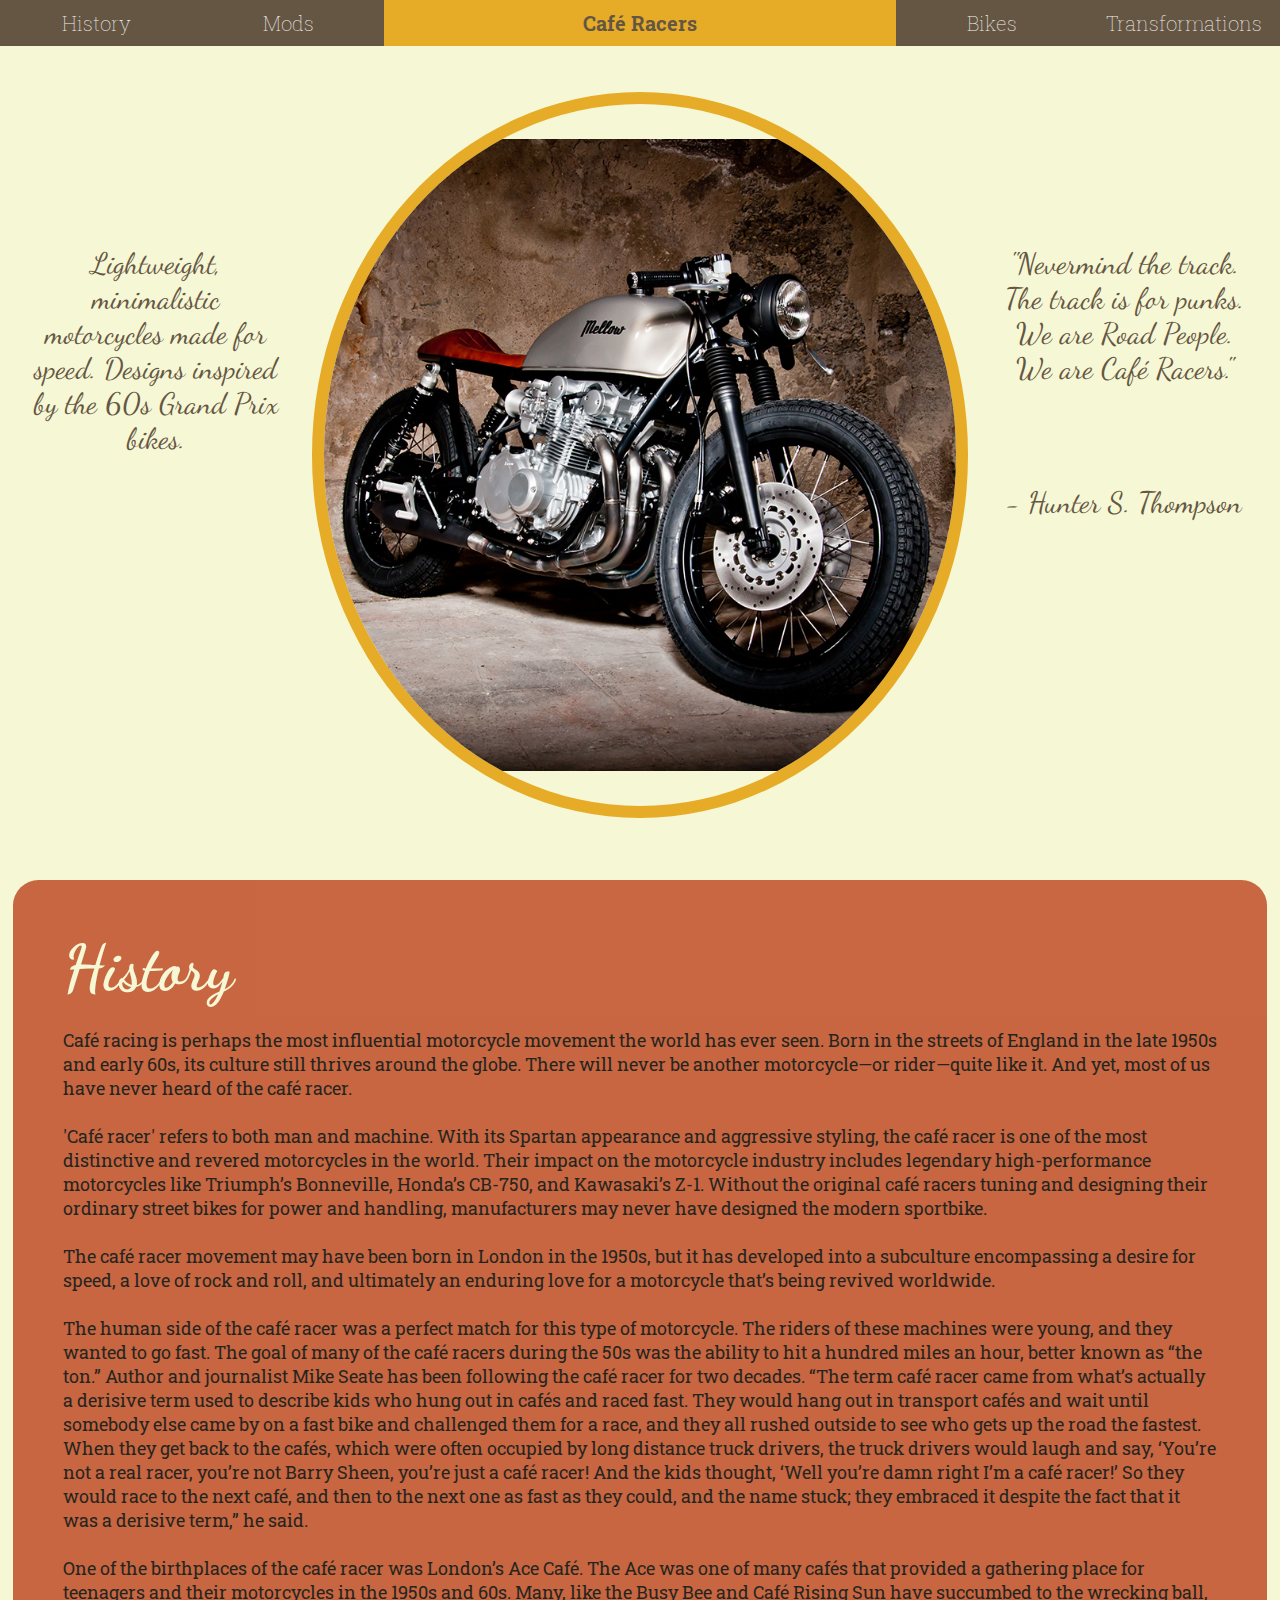
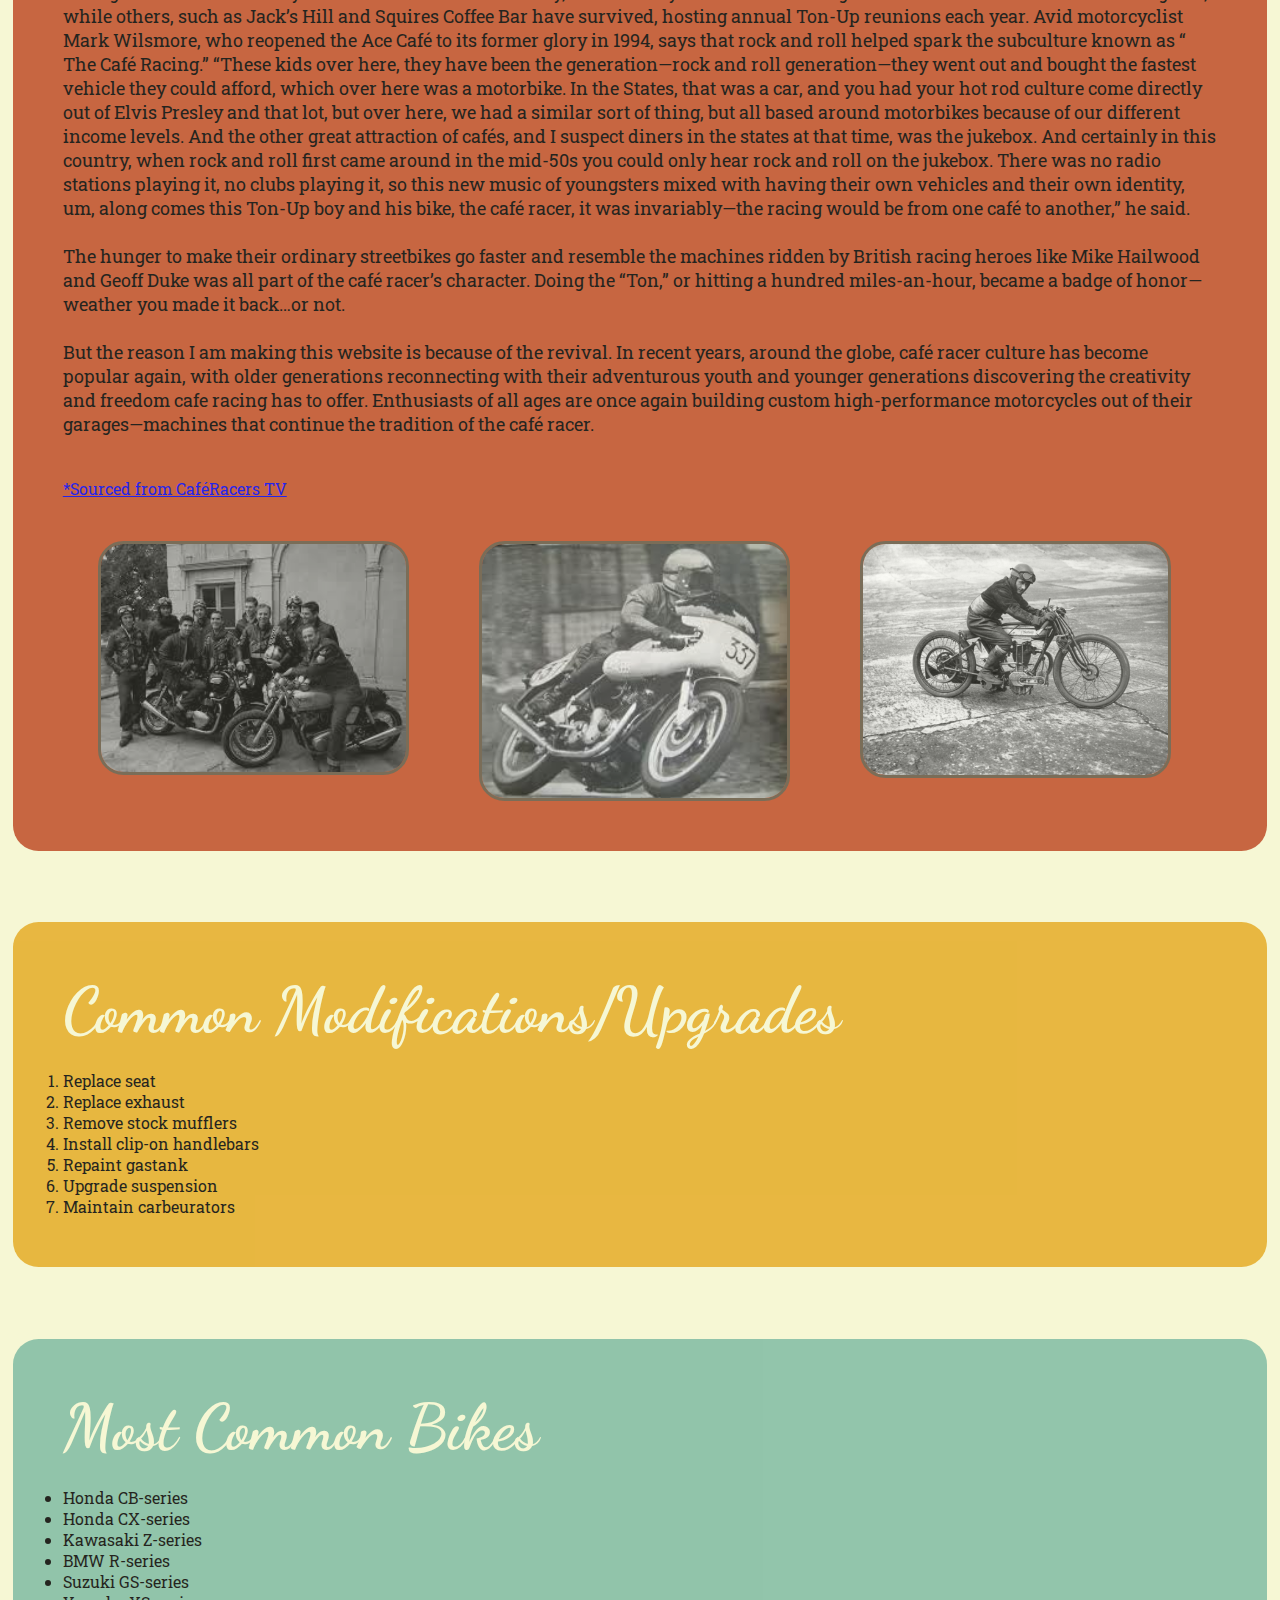
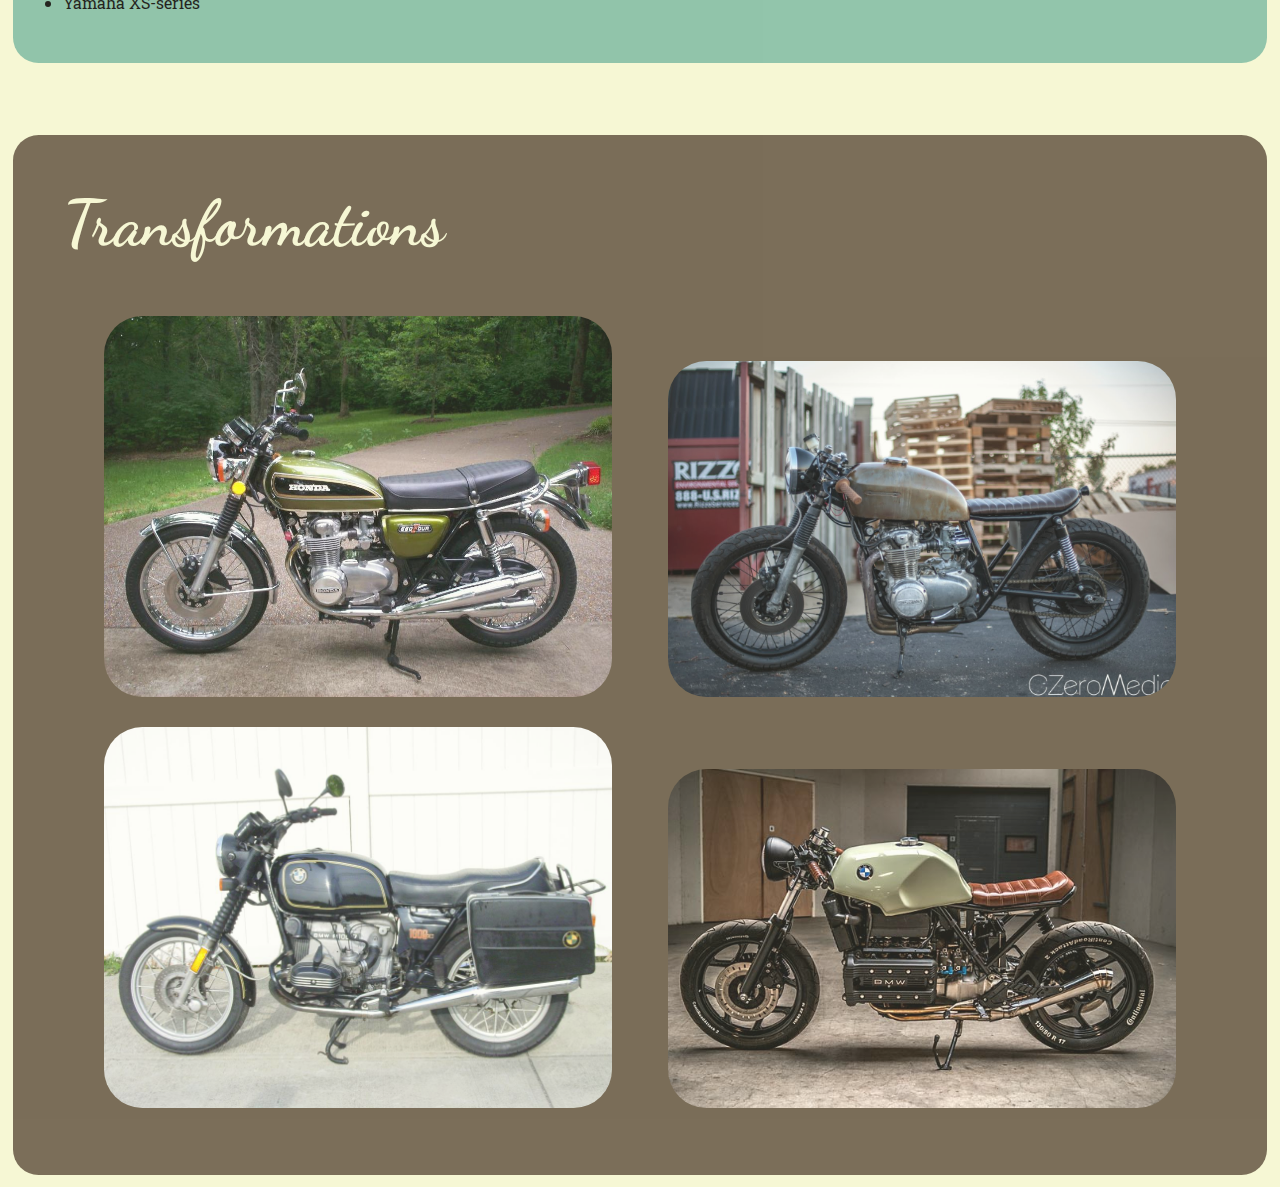
<file: index.html>
<!-- 
Summary: Website about cafe racers

Author: Vish Dhar
Submission Date: Tuesday, May 29, 2018
Teacher: Dr. Zufelt 

-->

<!DOCTYPE html>
<html>
<head>

	<!-- Stylesheets -->
	<link href="https://fonts.googleapis.com/css?family=Roboto+Slab:100,300,400,700" rel="stylesheet">
	<link href="https://fonts.googleapis.com/css?family=Dancing+Script:400,700" rel="stylesheet">
	<link rel = "stylesheet" type = "text/css" href = "styles.css" />

<!-- Tried messing around with javascript but it didnt work -->
<!-- 	<script type="text/javascript">
		var imgArray = [
		  'images/cafe1.jpg', 
		  'images/cafe2.jpg', 
		  'images/headlight.jpg'
		];

		let i = 0;

		setTimeout(function() {
			nextImage(i);
			i = (i + 1) % imgArray.length;
		}, 3000);

	function nextImage(element)
	{
    var img = document.getElementById("centerPicture");
    img.src = imgArray[element];

    // for(var i = 0; i < imgArray.length;i++)
    // {
    //     if(imgArray[i].src == img.src) // << check this
    //     {
    //         if(i === imgArray.length){
    //             document.getElementById(element).src = imgArray[0].src;
    //             break;
    //         }
    //         document.getElementById(element).src = imgArray[i+1].src;
    //         break;
    //     }
    // }
}
	</script> -->

	<title>Café Racers</title>
	
</head>

<body>

<!-- Navigation Bar -->
	<div id = "navBarDiv">
		<ul class = "navBar">
			<li><a href="#history">History</a>
			<li><a href="#mods">Mods</a>
			<li id = "center"><a class="active" href="#top">Café Racers</a>
			<li><a href="#bikes">Bikes</a>
			<li><a href="#transformations">Transformations</a>
		</ul>
	</div>

<!-- Top of the webpage -->
	<div class = "page">
		<div style="display: flex; justify-content: space-between;">

			<!-- Left Text Field area -->
			<div class="sideContent"> 
				<div>
					<p>Lightweight, minimalistic motorcycles made for speed. Designs inspired by the 60s Grand Prix bikes.</p>
				</div>
			</div>

			<!-- Centered image with circular border -->
			<div id="centerImg">
				<img id="centerPicture" src="images/cafe1.jpg">
			</div>

			<!-- Right Text Field area -->
			<div class="sideContent">
				<div>
					<p>"Nevermind the track. The track is for punks. We are Road People. We are Café Racers." </p><p>- Hunter S. Thompson</p>
				</div>
			</div>
		</div>	
	</div>

	<!-- First subsection—history -->
	<div class = "pageWithoutHeightConstriction" id="history">
		<div style="padding: 1%;">
			<div style="height: inherit; background-color: #BF4D28; border-radius: 2vw; opacity: 0.85; padding: 50px;">
				<h1 class="title">History</h1>
				<br>
				<p style="font-size: 1.4vw;">Café racing is perhaps the most influential motorcycle movement the world has ever seen. Born in the streets of England in the late 1950s and early 60s, its culture still thrives around the globe. There will never be another motorcycle—or rider—quite like it. And yet, most of us have never heard of the café racer.<br><br>

				'Café racer' refers to both man and machine. With its Spartan appearance and aggressive styling, the café racer is one of the most distinctive and revered motorcycles in the world. Their impact on the motorcycle industry includes legendary high-performance motorcycles like Triumph’s Bonneville, Honda’s CB-750, and Kawasaki’s Z-1. Without the original café racers tuning and designing their ordinary street bikes for power and handling, manufacturers may never have designed the modern sportbike.<br><br>

				The café racer movement may have been born in London in the 1950s, but it has developed into a subculture encompassing a desire for speed, a love of rock and roll, and ultimately an enduring love for a motorcycle that’s being revived worldwide.<br><br>

				The human side of the café racer was a perfect match for this type of motorcycle. The riders of these machines were young, and they wanted to go fast. The goal of many of the café racers during the 50s was the ability to hit a hundred miles an hour, better known as “the ton.” Author and journalist Mike Seate has been following the café racer for two decades. “The term café racer came from what’s actually a derisive term used to describe kids who hung out in cafés and raced fast. They would hang out in transport cafés and wait until somebody else came by on a fast bike and challenged them for a race, and they all rushed outside to see who gets up the road the fastest. When they get back to the cafés, which were often occupied by long distance truck drivers, the truck drivers would laugh and say, ‘You’re not a real racer, you’re not Barry Sheen, you’re just a café racer! And the kids thought, ‘Well you’re damn right I’m a café racer!’ So they would race to the next café, and then to the next one as fast as they could, and the name stuck; they embraced it despite the fact that it was a derisive term,” he said.<br><br>

				One of the birthplaces of the café racer was London’s Ace Café. The Ace was one of many cafés that provided a gathering place for teenagers and their motorcycles in the 1950s and 60s. Many, like the Busy Bee and Café Rising Sun have succumbed to the wrecking ball, while others, such as Jack’s Hill and Squires Coffee Bar have survived, hosting annual Ton-Up reunions each year. Avid motorcyclist Mark Wilsmore, who reopened the Ace Café to its former glory in 1994, says that rock and roll helped spark the subculture known as “ The Café Racing.” “These kids over here, they have been the generation—rock and roll generation—they went out and bought the fastest vehicle they could afford, which over here was a motorbike. In the States, that was a car, and you had your hot rod culture come directly out of Elvis Presley and that lot, but over here, we had a similar sort of thing, but all based around motorbikes because of our different income levels. And the other great attraction of cafés, and I suspect diners in the states at that time, was the jukebox. And certainly in this country, when rock and roll first came around in the mid-50s you could only hear rock and roll on the jukebox. There was no radio stations playing it, no clubs playing it, so this new music of youngsters mixed with having their own vehicles and their own identity, um, along comes this Ton-Up boy and his bike, the café racer, it was invariably—the racing would be from one café to another,” he said.<br><br>

				The hunger to make their ordinary streetbikes go faster and resemble the machines ridden by British racing heroes like Mike Hailwood and Geoff Duke was all part of the café racer’s character. Doing the “Ton,” or hitting a hundred miles-an-hour, became a badge of honor—weather you made it back…or not.<br><br>

				But the reason I am making this website is because of the revival. In recent years, around the globe, café racer culture has become popular again, with older generations reconnecting with their adventurous youth and younger generations discovering the creativity and freedom cafe racing has to offer. Enthusiasts of all ages are once again building custom high-performance motorcycles out of their garages—machines that continue the tradition of the café racer.</p><br><br>

				<a href="http://caferacertv.com/the-history-of-cafe-racers/">*Sourced from CaféRacers TV</a><br><br><br>

				<!-- Pictures -->
				<div id="oldPics">
					<div><img id="" src="images/oldcafe3.jpeg"></div><!-- 
					 --><div><img id="" src="images/oldcafe2.jpeg"></div><!--
					 --><div><img id="" src="images/oldcafe.jpg"></div>
				</div>

			</div>
		</div>
	</div>

	<!-- Second subsection—mods -->
	<div class = "page" id="mods" style="background-color: ;">
		<div style="padding: 1%;">
			<div style="height: inherit; background-color: #E5AC27; border-radius: 2vw; opacity: 0.85; padding: 50px;">
				<h1 class="title">Common Modifications/Upgrades</h1>
				<br>

				<!-- ordered list -->
				<ol>
					<li>Replace seat</li>
					<li>Replace exhaust</li>
					<li>Remove stock mufflers</li>
					<li>Install clip-on handlebars</li>
					<li>Repaint gastank</li>
					<li>Upgrade suspension</li>
					<li>Maintain carbeurators</li>
				</ol>
			</div>
		</div>
	</div>

	<!-- Third subsection—bikes -->
	<div class = "page" id="bikes" style="background-color: ;">
		<div style="padding: 1%;">
			<div style="height: inherit; background-color: #80BCA3; border-radius: 2vw; opacity: 0.85; padding: 50px;">
				<h1 class="title">Most Common Bikes</h1>
				<br>

				<!-- unodered list -->
				<ul>
					<li>Honda CB-series</li>
					<li>Honda CX-series</li>
					<li>Kawasaki Z-series</li>
					<li>BMW R-series</li>
					<li>Suzuki GS-series</li>
					<li>Yamaha XS-series</li>
				</ul>
			</div>
		</div>
	</div>

<!-- Fourth subsection—transformations -->
	<div class = "page" id="transformations" style="background-color: ;">
		<div style="padding: 1%;">
			<div style="height: inherit; background-color: #655643; border-radius: 2vw; opacity: 0.85; padding: 50px;">
				<h1 class="title">Transformations</h1>
				<br><br>

				<!-- Pictures with clickable links -->
				<div class="chartSetup">
					<div><a href="http://www.sohc4.net/cb550/"><img id="" src="images/transform1stock.jpg"></a></div><!-- 
					 --><div><a href="https://www.youtube.com/watch?v=oUaljiTGs00"><img id="" src="images/transform1modded.jpg"></a></div>
				</div>
				<div class="chartSetup">
					<div><a href="https://re-psycle.com/Motorcycles-BMW-R100-7-1978-Lithopolis-OH-5c85e6e9-dc9d-4dd5-994b-a66c0030ab1e"><img id="" src="images/transform2stock.jpg"></a></div><!-- 
					 --><div><a href="http://www.pipeburn.com/home/2017/09/26/bmw-r100-cafe-racer-ironwood.html"><img id="" href="http://www.pipeburn.com/home/2017/09/26/bmw-r100-cafe-racer-ironwood.html" src="images/transform2modded.jpg"></a></div><!-- 
				 --></div>
			</div>
		</div>
	</div>



</body>
</html>

<!-- References Used -->

<!-- https://coolors.co/655643-e5ac27-bf4d28-80bca3-f6f7d4 --> 
<!-- VINTAGE COLOR SCHEME ^ -->

<!-- https://stackoverflow.com/questions/26375659/why-font-family-affects-the-space-between-the-buttons -->
<!-- https://www.w3schools.com/css/css_inline-block.asp -->
<!-- https://stackoverflow.com/questions/9601357/placing-border-inside-of-div-and-not-on-its-edge -->
<!-- https://css-tricks.com/forums/topic/change-body-background-every-10-sec/ -->
<!-- https://stackoverflow.com/questions/8810927/showing-an-image-from-an-array-of-images-javascript -->
<!-- https://css-tricks.com/equidistant-objects-with-css/ -->
<!-- https://stackoverflow.com/questions/1122381/how-to-force-child-div-to-100-of-parents-div-without-specifying-parents-heigh -->
<!-- https://cssnewbie.com/setting-opacity-of-background-color-transparent/#.WwwW9VMvzOQ -->
<!-- https://www.w3schools.com/cssref/pr_dim_height.asp -->
</file>
<file: styles.css>
/*<!-- 
Summary: Website about cafe racers

Author: Vish Dhar
Submission Date: Tuesday, May 29, 2018
Teacher: Dr. Zufelt 

-->*/


* {
	margin:0px;
	padding:0px;
}

body {
	background-color: #F6F7D4;
}

#navBarDiv{
	height: 46px; 
	background-color: #F6F7D4;
}

#center{
	width: 40%;
	display: inline-block;
}

#center a{
	display: block;
	background-color: #E6AC27;
	color: #655643;
	font-weight: bold;
	list-style-position:inside;
}

#centerImg {
	/*margin: 0 auto;*/
	width: 78vh;
	height: 78vh;
	border: 1vw solid #E6AC27;
	border-radius: 50%;
	padding: 0px;
	background-color: #F6F7D4;
	/*transform: translateY(6vh);*/
	overflow: hidden;

	/*background-image: url('images/cafe1.jpg');
    background-repeat: no-repeat;
    background-position: 50% 50%;
    background-clip: padding-box;*/

	/*background: url("");
	background-size: 100%;
	background-repeat: no-repeat;*/
}

#centerImg img{
	margin: 0 auto;
	height: 100%; 
	width: 100%; 
	object-fit: contain

}

/*pics in the history subsection*/
#oldPics div{
	display: inline-block;
	vertical-align: top;
	width: 33%;
	/*background-color: red;*/
	line-height: 0;
}

#oldPics div img{
	width:80%;
	height:auto;
	border: .3vw solid #655643;
	border-radius: 2vw;
	display: block;
	margin: auto;
}

/*nav bar stuff*/
ul.navBar {
	position: fixed;
	overflow: hidden;
	/*background-color: 655643;*/
	padding: 0px;
	width:100%;
	font-family: 'Roboto Slab', serif;
	font-weight: 100;
	z-index: 2;
}

ul.navBar li {
	display: inline-block;
	width: 15%;
	text-align: center;
	background-color: #655643;
	/*border-bottom:4px solid #F6F7D4;*/
}

ul.navBar li a {
	display: block;
	text-decoration: none;
	padding: 10px 0px;
	color: #F2F2F2;
	font-size: 20px;
	transition: background-color 0.5s, margin-top 0.5s, color 0.5s;
}

ul.navBar li a:hover:not(.active) {
	background-color: #80BCA3;
	/*color: #171619;*/
	margin-top: 10px;
	border-bottom: #171619;
}

ul.navBar li a.active:hover{
	margin-top: 10px;
}

/*each subsection*/
div.page{
	width: 100%; 
	/*height: 100vh;*/
	display: block;
	padding-top: 46px;
	/*overflow: scroll;*/
	font-family: 'Roboto Slab', serif;
}

div.pageWithoutHeightConstriction{
	width: 100%; 
	display: block;
	padding-top: 46px;
	/*overflow: scroll;*/
	font-family: 'Roboto Slab', serif;
}

/*Top page text areas*/
div.sideContent{
	width: 27%;
	height:81vh;
	/*background-color: red;*/
	transform: translateY(6vh);
}

.sideContent div{
	width: 80%;
	height: 100%;
	/*background-color: blue;*/
	margin: 0 auto;
	/*border: 0.5vw solid #655643;*/
	/*border-radius: 20px;*/
}

.sideContent div p{
	font-family: 'Dancing Script', cursive;
	font-style: bold;
	font-size: 2.3vw;
	margin-top: 40%;
	text-align: center;
	color: #655643;
}

/*titles for each subsection*/
h1.title{
	color: #F6F7D4;
	font-family: 'Dancing Script', cursive;
	font-style: bold;
	font-size: 5vw
}

/*transfomation subsection pictures*/
div.chartSetup{
	display: block;
	width: inherit;
	height: 51%;
	margin: 0 auto;
	/*background-color: blue;*/
	/*border-radius: 4vw;*/
	overflow: hidden;
	padding: 1vw;
}

div.chartSetup div{
	display: inline-block;
	width: 50%;
	height: inherit;
	margin: 0 auto;
	/*background-color: red;*/
	/*padding: 5px;*/
	/*padding: 1vw;*/

}

.chartSetup img{
	/*width: 100px;
	height:100px;*/
	width:90%;
	height:auto;
	vertical-align:top;
	margin: auto;
	display: block;
	border-radius: 3vw;
}
</file>
